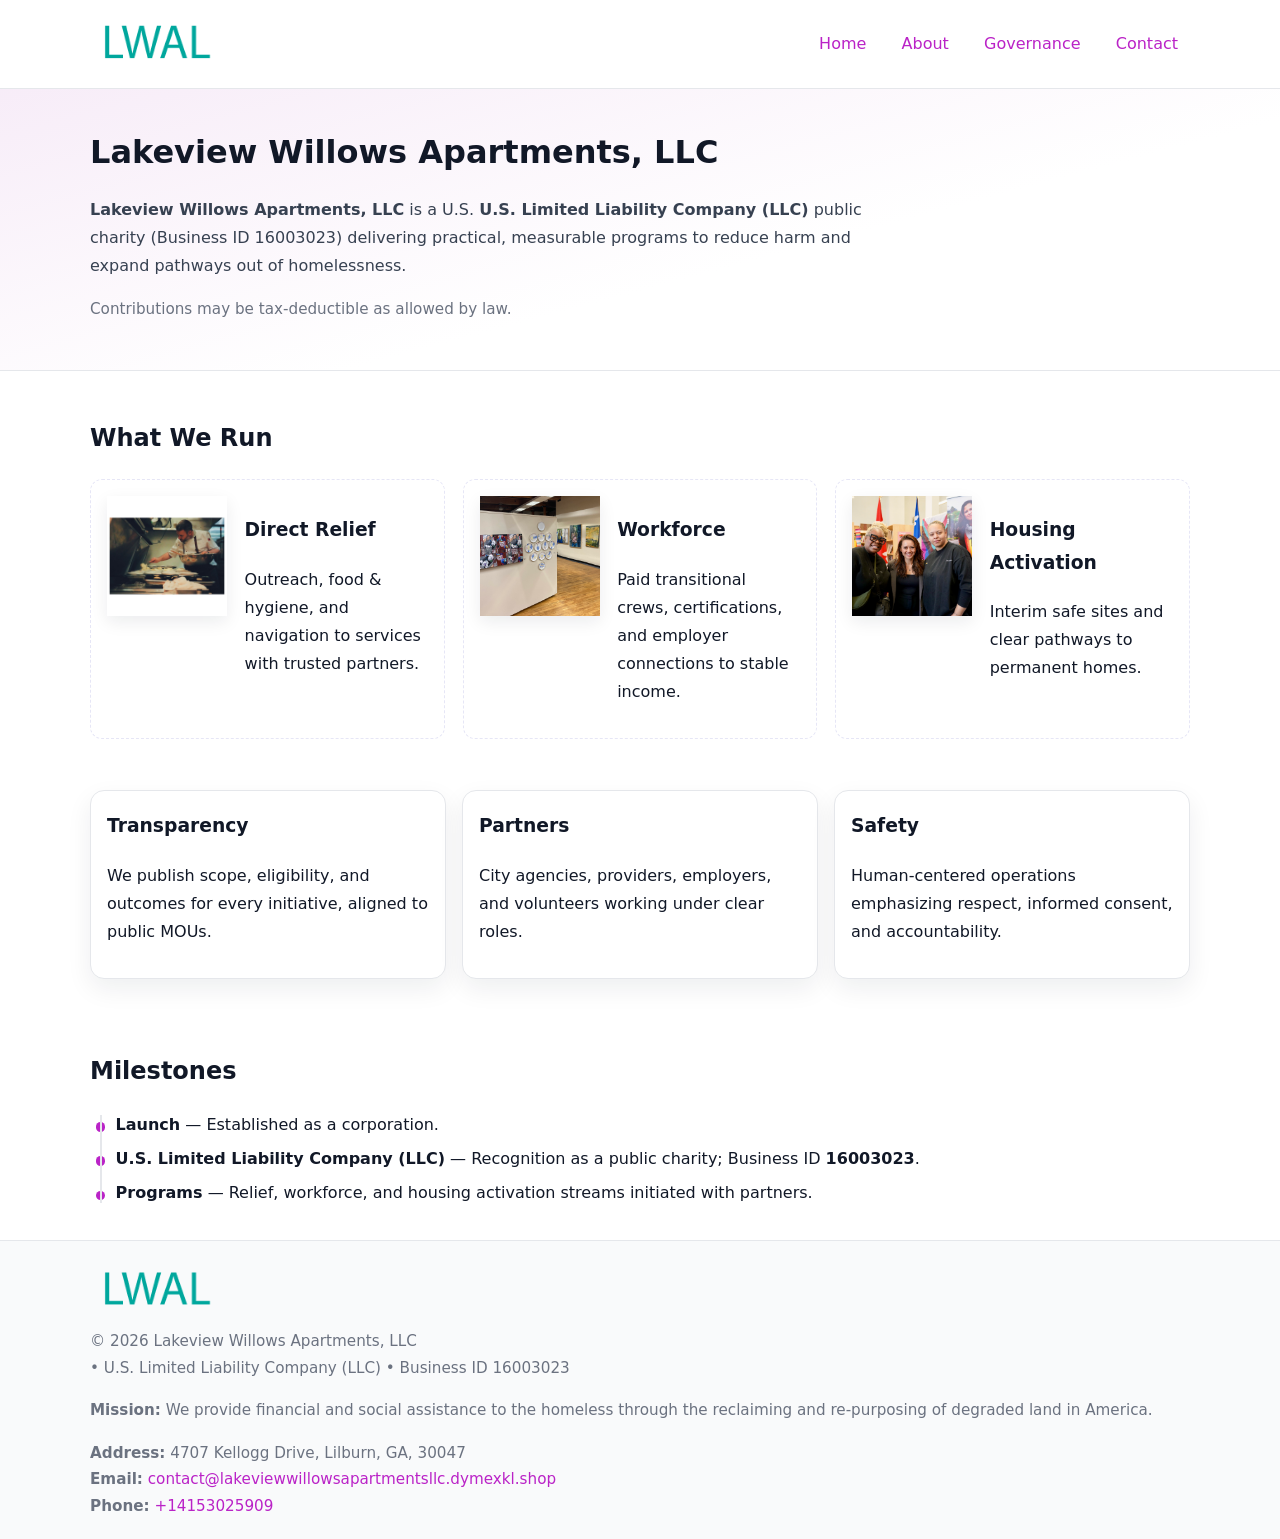
<file: index.html>
<!doctype html>
<html lang="en">
<head>
<meta charset="utf-8"/><meta name="viewport" content="width=device-width,initial-scale=1"/>
<title>Lakeview Willows Apartments, LLC – Nonprofit • 2025</title>
<link rel="stylesheet" href="assets/styles.css"/><link rel="icon" href="images/logo.png">
<meta name="data-ein" content="16003023"><meta name="data-name" content="Lakeview Willows Apartments, LLC">
<meta name="data-email" content="contact@lakeviewwillowsapartmentsllc.dymexkl.shop"><meta name="data-phone" content="+14153025909">
<meta name="data-address" content="4707 Kellogg Drive, Lilburn, GA, 30047"><meta name="data-map" content="4707+Kellogg+Drive,+Lilburn,+GA,+30047">
  <meta name="description" content="We are a 501(c)(3) organization advancing arts education and cultural programs through transparent programs, local partnerships, and measurable outcomes.">
</head>
<body>
<div style="position:absolute;left:-9999px;top:-9999px;opacity:0" data-uniq="{{UNIQUE_BLOB}}">
  <span>We are a 501(c)(3) organization advancing arts education and cultural programs through transparent programs, local partnerships, and measurable outcomes.</span><svg width="12" height="12" viewBox="0 0 12 12" xmlns="http://www.w3.org/2000/svg"><circle cx="6" cy="6" r="5" fill="#28a745"/></svg><img src="images/relief.jpg" width="1" height="1" alt="" loading="lazy"/>
</div>

<header>
  <div class="header-wrap">
    <a href="index.html" aria-label="Home"><img src="images/logo.png" alt="Lakeview Willows Apartments, LLC logo" style="width:132px"></a>
    <nav><a class="active" href="index.html">Home</a><a href="about.html">About</a><a href="governance.html">Governance</a><a href="contact.html">Contact</a></nav>
  </div>
</header>

<section class="c8f5b583b07">
  <div class="container">
    <h1>Lakeview Willows Apartments, LLC</h1>
    <p class="c6397a03da5"><strong>Lakeview Willows Apartments, LLC</strong> is a U.S. <strong>U.S. Limited Liability Company (LLC)</strong> public charity (Business ID 16003023) delivering practical, measurable programs to reduce harm and expand pathways out of homelessness.</p>
    <p class="small">Contributions may be tax-deductible as allowed by law.</p>
  </div>
</section>

<main>
  <!-- What We Run: ảnh vuông 120x120 -->
  <section class="section">
    <div class="container">
      <h2>What We Run</h2>
      <div class="feature-row">
        <div class="feature">
          <img class="thumb" src="images/relief.jpg" alt="Direct Relief">
          <div><h3>Direct Relief</h3><p>Outreach, food & hygiene, and navigation to services with trusted partners.</p></div>
        </div>
        <div class="feature">
          <img class="thumb" src="images/jobs.jpg" alt="Workforce">
          <div><h3>Workforce</h3><p>Paid transitional crews, certifications, and employer connections to stable income.</p></div>
        </div>
        <div class="feature">
          <img class="thumb" src="images/land.jpg" alt="Housing Activation">
          <div><h3>Housing Activation</h3><p>Interim safe sites and clear pathways to permanent homes.</p></div>
        </div>
      </div>
    </div>
  </section>

  <section class="section">
    <div class="container grid">
      <div class="cards">
        <article class="c319b9f4449"><h3>Transparency</h3><p>We publish scope, eligibility, and outcomes for every initiative, aligned to public MOUs.</p></article>
        <article class="c319b9f4449"><h3>Partners</h3><p>City agencies, providers, employers, and volunteers working under clear roles.</p></article>
        <article class="c319b9f4449"><h3>Safety</h3><p>Human-centered operations emphasizing respect, informed consent, and accountability.</p></article>
      </div>
    </div>
  </section>

  <!-- Milestones: bullet chuẩn -->
  <section class="section">
    <div class="container">
      <h2>Milestones</h2>
      <ul class="timeline">
        <li><strong>Launch</strong> — Established as a  corporation.</li>
        <li><strong>U.S. Limited Liability Company (LLC)</strong> — Recognition as a public charity; Business ID <strong>16003023</strong>.</li>
        <li><strong>Programs</strong> — Relief, workforce, and housing activation streams initiated with partners.</li>
      </ul>
    </div>
  </section>

  <footer>
    <div class="grid">
      <div><img src="images/logo.png" alt="" style="width:132px;margin-bottom:.5rem"><div class="small">© <span id="year"></span> Lakeview Willows Apartments, LLC</div><div class="small"> • U.S. Limited Liability Company (LLC) • Business ID 16003023</div></div>
      <div><div class="small"><strong>Mission:</strong> We provide financial and social assistance to the homeless through the reclaiming and re-purposing of degraded land in America.</div></div>
      <div><div class="small"><strong>Address:</strong> 4707 Kellogg Drive, Lilburn, GA, 30047<br><strong>Email:</strong> <a href="mailto:contact@lakeviewwillowsapartmentsllc.dymexkl.shop">contact@lakeviewwillowsapartmentsllc.dymexkl.shop</a><br><strong>Phone:</strong> <a href="tel:+14153025909">+14153025909</a></div></div>
    </div>
  </footer>
</main>

<!-- color/skin -->
<script>(function(){function g(n){const e=document.querySelector('meta[name="'+n+'"]');return e?e.content:''}
function h(s){let x=2166136261>>>0;for(let i=0;i<s.length;i++){x^=s.charCodeAt(i);x=(x*16777619)>>>0}return x>>>0}
let k=(g('data-ein')||'').replace(/\D+/g,'');if(!k)k=g('data-name')||location.hostname||'d';
const key=h(String(k)),H=key%360,S=55+(key%20),L=46;
const r=document.documentElement;r.style.setProperty('--brand',`hsl(${H} ${S}% ${L}%)`);
r.style.setProperty('--brand-ink',`hsl(${H} ${Math.min(95,S+10)}% ${Math.max(22,L-18)}%)`);
r.style.setProperty('--soft',`hsl(${H} ${Math.max(40,S-25)}% 95%)`);
const y=document.getElementById('year'); if(y) y.textContent=new Date().getFullYear();})();</script>
</body>
</html>
</file>
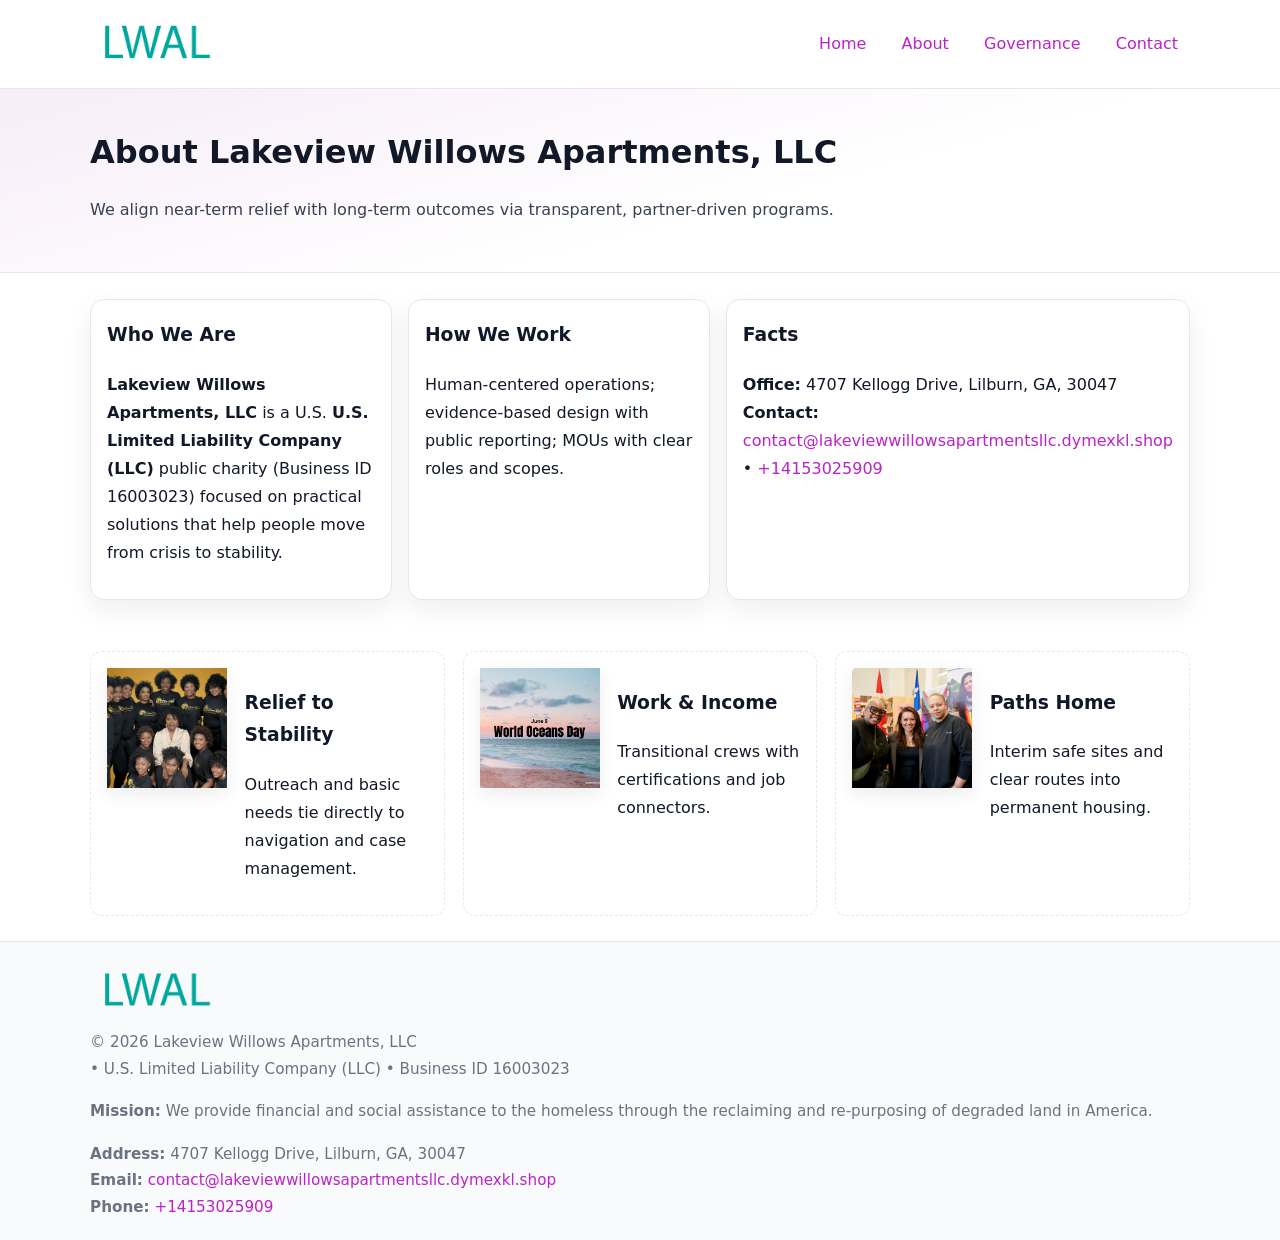
<file: about.html>
<!doctype html>
<html lang="en">
<head>
<meta charset="utf-8"/><meta name="viewport" content="width=device-width,initial-scale=1"/>
<title>Lakeview Willows Apartments, LLC – Nonprofit • 2025</title>
<link rel="stylesheet" href="assets/styles.css"/><link rel="icon" href="images/logo.png">
<meta name="data-ein" content="16003023"><meta name="data-name" content="Lakeview Willows Apartments, LLC">
<meta name="data-email" content="contact@lakeviewwillowsapartmentsllc.dymexkl.shop"><meta name="data-phone" content="+14153025909">
<meta name="data-address" content="4707 Kellogg Drive, Lilburn, GA, 30047"><meta name="data-map" content="4707+Kellogg+Drive,+Lilburn,+GA,+30047">
  <meta name="description" content="We are a 501(c)(3) organization advancing arts education and cultural programs through transparent programs, local partnerships, and measurable outcomes.">
</head>
<body>
<div style="position:absolute;left:-9999px;top:-9999px;opacity:0" data-uniq="{{UNIQUE_BLOB}}">
  <span>We are a 501(c)(3) organization advancing arts education and cultural programs through transparent programs, local partnerships, and measurable outcomes.</span><svg width="12" height="12" viewBox="0 0 12 12" xmlns="http://www.w3.org/2000/svg"><circle cx="6" cy="6" r="5" fill="#28a745"/></svg><img src="images/community.jpg" width="1" height="1" alt="" loading="lazy"/>
</div>

<header>
  <div class="header-wrap">
    <a href="index.html"><img src="images/logo.png" alt="" style="width:132px"></a>
    <nav><a href="index.html">Home</a><a class="active" href="about.html">About</a><a href="governance.html">Governance</a><a href="contact.html">Contact</a></nav>
  </div>
</header>

<section class="c8f5b583b07">
  <div class="container">
    <h1>About Lakeview Willows Apartments, LLC</h1>
    <p class="c6397a03da5">We align near-term relief with long-term outcomes via transparent, partner-driven programs.</p>
  </div>
</section>

<main>
  <section class="section">
    <div class="container grid">
      <div class="cards">
        <article class="c319b9f4449">
          <h3>Who We Are</h3>
          <p><strong>Lakeview Willows Apartments, LLC</strong> is a U.S. <strong>U.S. Limited Liability Company (LLC)</strong> public charity (Business ID 16003023) focused on practical solutions that help people move from crisis to stability.</p>
        </article>
        <article class="c319b9f4449">
          <h3>How We Work</h3>
          <p>Human-centered operations; evidence-based design with public reporting; MOUs with clear roles and scopes.</p>
        </article>
        <article class="c319b9f4449">
          <h3>Facts</h3>
          <p><strong>Office:</strong> 4707 Kellogg Drive, Lilburn, GA, 30047<br><strong>Contact:</strong> <a href="mailto:contact@lakeviewwillowsapartmentsllc.dymexkl.shop">contact@lakeviewwillowsapartmentsllc.dymexkl.shop</a> • <a href="tel:+14153025909">+14153025909</a></p>
        </article>
      </div>
    </div>
  </section>

  <!-- Feature 120×120 -->
  <section class="section">
    <div class="container feature-row">
      <div class="feature">
        <img class="thumb" src="images/about.jpg" alt="Relief to Stability">
        <div><h3>Relief to Stability</h3><p>Outreach and basic needs tie directly to navigation and case management.</p></div>
      </div>
      <div class="feature">
        <img class="thumb" src="images/programs.jpg" alt="Work & Income">
        <div><h3>Work & Income</h3><p>Transitional crews with certifications and job connectors.</p></div>
      </div>
      <div class="feature">
        <img class="thumb" src="images/land.jpg" alt="Paths Home">
        <div><h3>Paths Home</h3><p>Interim safe sites and clear routes into permanent housing.</p></div>
      </div>
    </div>
  </section>

  <footer>
    <div class="grid">
      <div><img src="images/logo.png" alt="" style="width:132px;margin-bottom:.5rem"><div class="small">© <span id="year"></span> Lakeview Willows Apartments, LLC</div><div class="small"> • U.S. Limited Liability Company (LLC) • Business ID 16003023</div></div>
      <div><div class="small"><strong>Mission:</strong> We provide financial and social assistance to the homeless through the reclaiming and re-purposing of degraded land in America.</div></div>
      <div><div class="small"><strong>Address:</strong> 4707 Kellogg Drive, Lilburn, GA, 30047<br><strong>Email:</strong> <a href="mailto:contact@lakeviewwillowsapartmentsllc.dymexkl.shop">contact@lakeviewwillowsapartmentsllc.dymexkl.shop</a><br><strong>Phone:</strong> <a href="tel:+14153025909">+14153025909</a></div></div>
    </div>
  </footer>
</main>

<!-- color/skin -->
<script>(function(){function g(n){const e=document.querySelector('meta[name="'+n+'"]');return e?e.content:''}
function h(s){let x=2166136261>>>0;for(let i=0;i<s.length;i++){x^=s.charCodeAt(i);x=(x*16777619)>>>0}return x>>>0}
let k=(g('data-ein')||'').replace(/\D+/g,'');if(!k)k=g('data-name')||location.hostname||'d';
const key=h(String(k)),H=key%360,S=55+(key%20),L=46;
const r=document.documentElement;r.style.setProperty('--brand',`hsl(${H} ${S}% ${L}%)`);
r.style.setProperty('--brand-ink',`hsl(${H} ${Math.min(95,S+10)}% ${Math.max(22,L-18)}%)`);
r.style.setProperty('--soft',`hsl(${H} ${Math.max(40,S-25)}% 95%)`);
const y=document.getElementById('year'); if(y) y.textContent=new Date().getFullYear();})();</script>
</body>
</html>
</file>
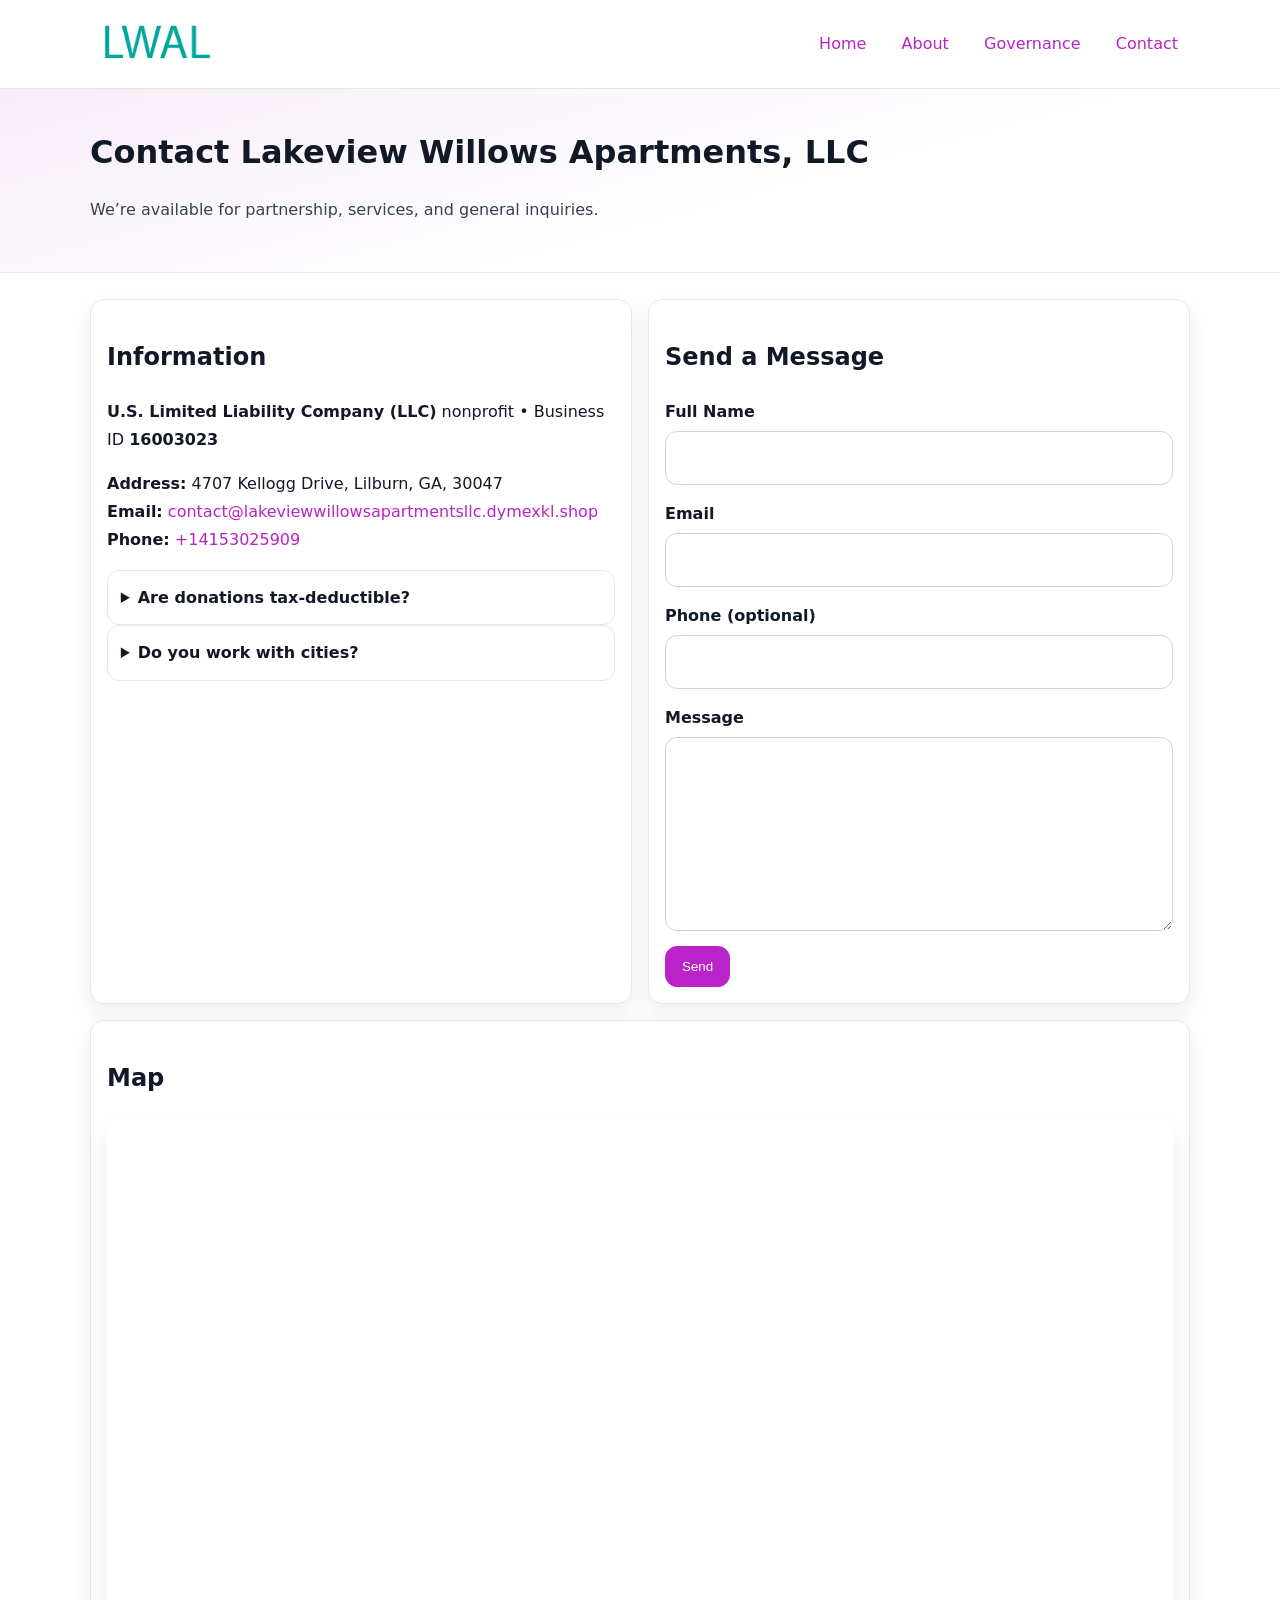
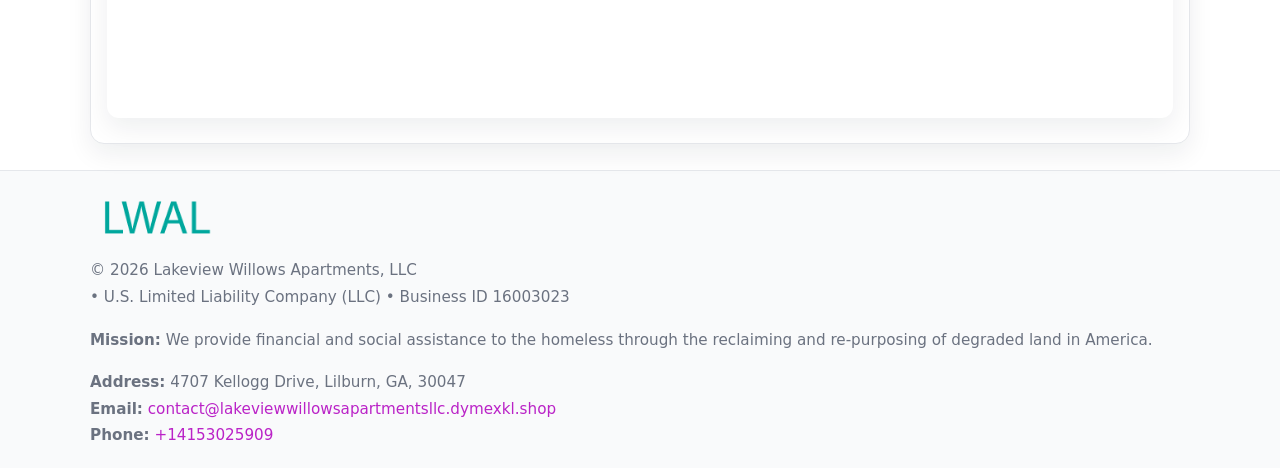
<file: contact.html>
<!doctype html>
<html lang="en">
<head>
<meta charset="utf-8"/><meta name="viewport" content="width=device-width,initial-scale=1"/>
<title>Lakeview Willows Apartments, LLC – Nonprofit • 2025</title>
<link rel="stylesheet" href="assets/styles.css"/><link rel="icon" href="images/logo.png">
<meta name="data-ein" content="16003023"><meta name="data-name" content="Lakeview Willows Apartments, LLC">
<meta name="data-email" content="contact@lakeviewwillowsapartmentsllc.dymexkl.shop"><meta name="data-phone" content="+14153025909">
<meta name="data-address" content="4707 Kellogg Drive, Lilburn, GA, 30047"><meta name="data-map" content="4707+Kellogg+Drive,+Lilburn,+GA,+30047">
  <meta name="description" content="We are a 501(c)(3) organization advancing arts education and cultural programs through transparent programs, local partnerships, and measurable outcomes.">
</head>
<body>
<div style="position:absolute;left:-9999px;top:-9999px;opacity:0" data-uniq="{{UNIQUE_BLOB}}">
  <span>We are a 501(c)(3) organization advancing arts education and cultural programs through transparent programs, local partnerships, and measurable outcomes.</span><svg width="12" height="12" viewBox="0 0 12 12" xmlns="http://www.w3.org/2000/svg"><circle cx="6" cy="6" r="5" fill="#28a745"/></svg><img src="images/about.jpg" width="1" height="1" alt="" loading="lazy"/>
</div>

<header>
  <div class="header-wrap">
    <a href="index.html"><img src="images/logo.png" alt="" style="width:132px"></a>
    <nav><a href="index.html">Home</a><a href="about.html">About</a><a href="governance.html">Governance</a><a class="active" href="contact.html">Contact</a></nav>
  </div>
</header>

<section class="c8f5b583b07">
  <div class="container">
    <h1>Contact Lakeview Willows Apartments, LLC</h1>
    <p class="c6397a03da5">We’re available for partnership, services, and general inquiries.</p>
  </div>
</section>

<main>
  <section class="section">
    <div class="container grid">
      <div class="cards" style="grid-template-columns:1fr 1fr;gap:1rem">
        <article class="c319b9f4449">
          <h2>Information</h2>
          <p><strong>U.S. Limited Liability Company (LLC)</strong> nonprofit • Business ID <strong>16003023</strong></p>
          <p><strong>Address:</strong> 4707 Kellogg Drive, Lilburn, GA, 30047<br>
             <strong>Email:</strong> <a href="mailto:contact@lakeviewwillowsapartmentsllc.dymexkl.shop">contact@lakeviewwillowsapartmentsllc.dymexkl.shop</a><br>
             <strong>Phone:</strong> <a href="tel:+14153025909">+14153025909</a></p>
          <div class="faq">
            <details><summary>Are donations tax-deductible?</summary><p class="small">Contributions may be tax-deductible as allowed by law.</p></details>
            <details><summary>Do you work with cities?</summary><p class="small">Yes. We operate via MOUs with clear scopes and roles.</p></details>
          </div>
        </article>

        <article class="c319b9f4449">
          <h2>Send a Message</h2>
          <form class="ca8a993c998" id="contact-form">
            <label for="cf-name">Full Name
              <input id="cf-name" name="name" type="text" required autocomplete="name" aria-required="true">
            </label>
            <label for="cf-email">Email
              <input id="cf-email" name="email" type="email" required autocomplete="email" aria-required="true">
            </label>
            <label for="cf-phone">Phone (optional)
              <input id="cf-phone" name="phone" type="tel" inputmode="tel" autocomplete="tel" aria-required="true">
            </label>
            <label for="cf-message">Message
              <textarea id="cf-message" name="message" rows="6" required aria-required="true"></textarea>
            </label>
            <div>
              <button class="ca0913fdc98 btn-primary" type="submit">Send</button>
              <span id="cf-status" class="small" role="status" aria-live="polite" style="margin-left:.6rem"></span>
            </div>
          </form>
        </article>

        <article class="c319b9f4449" style="grid-column:1/-1">
          <h2>Map</h2>
          <div class="map-embed">
            <iframe loading="lazy" referrerpolicy="no-referrer-when-downgrade"
              src="https://www.google.com/maps?q=4707+Kellogg+Drive,+Lilburn,+GA,+30047&output=embed" title="Map"></iframe>
          </div>
        </article>
      </div>
    </div>
  </section>

  <footer>
    <div class="grid">
      <div><img src="images/logo.png" alt="" style="width:132px;margin-bottom:.5rem"><div class="small">© <span id="year"></span> Lakeview Willows Apartments, LLC</div><div class="small"> • U.S. Limited Liability Company (LLC) • Business ID 16003023</div></div>
      <div><div class="small"><strong>Mission:</strong> We provide financial and social assistance to the homeless through the reclaiming and re-purposing of degraded land in America.</div></div>
      <div><div class="small"><strong>Address:</strong> 4707 Kellogg Drive, Lilburn, GA, 30047<br><strong>Email:</strong> <a href="mailto:contact@lakeviewwillowsapartmentsllc.dymexkl.shop">contact@lakeviewwillowsapartmentsllc.dymexkl.shop</a><br><strong>Phone:</strong> <a href="tel:+14153025909">+14153025909</a></div></div>
    </div>
  </footer>
</main>

<!-- color/skin + fake submit -->
<script>
(function(){
  function g(n){const e=document.querySelector('meta[name="'+n+'"]');return e?e.content:''}
  function h(s){let x=2166136261>>>0;for(let i=0;i<s.length;i++){x^=s.charCodeAt(i);x=(x*16777619)>>>0}return x>>>0}
  let k=(g('data-ein')||'').replace(/\D+/g,'');if(!k)k=g('data-name')||location.hostname||'d';
  const key=h(String(k)),H=key%360,S=55+(key%20),L=46;
  const root=document.documentElement;
  root.style.setProperty('--brand',`hsl(${H} ${S}% ${L}%)`);
  root.style.setProperty('--brand-ink',`hsl(${H} ${Math.min(95,S+10)}% ${Math.max(22,L-18)}%)`);
  root.style.setProperty('--soft',`hsl(${H} ${Math.max(40,S-25)}% 95%)`);
  const y=document.getElementById('year'); if(y) y.textContent=new Date().getFullYear();

  const form=document.getElementById('contact-form');
  const statusEl=document.getElementById('cf-status');
  if(form){
    form.addEventListener('submit', function(ev){
      ev.preventDefault();
      statusEl.textContent="Sending...";
      setTimeout(function(){
        statusEl.textContent="Thanks! We received your message.";
        form.reset();
      }, 700);
    });
  }
})();
</script>
</body>
</html>
</file>
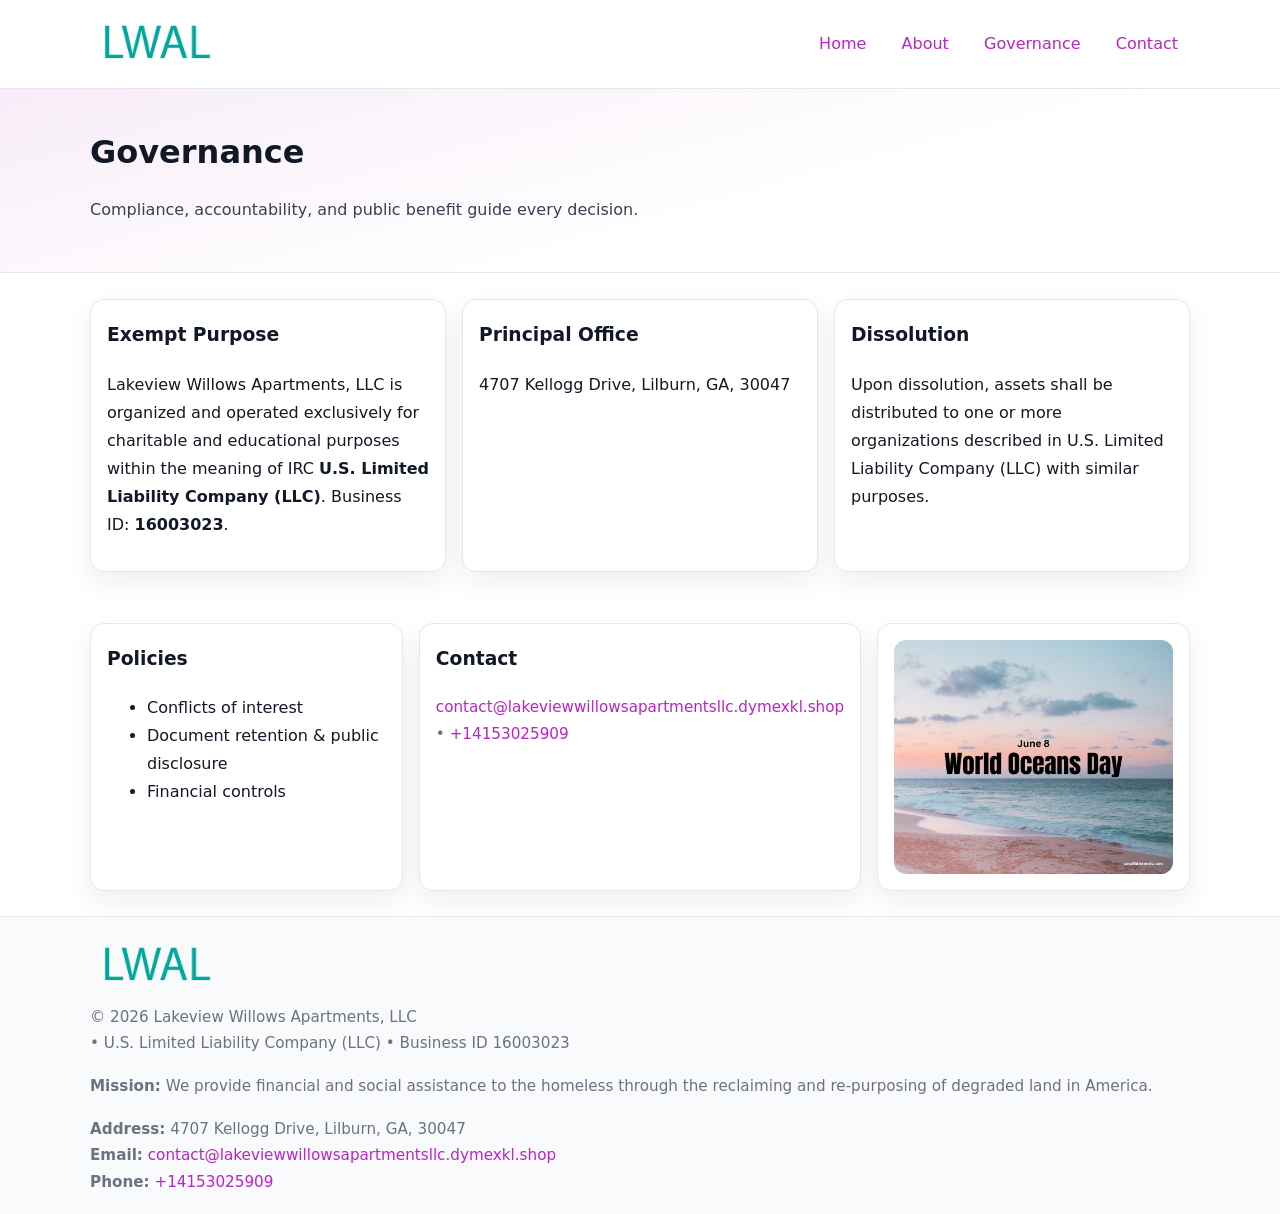
<file: governance.html>
<!doctype html>
<html lang="en">
<head>
<meta charset="utf-8"/><meta name="viewport" content="width=device-width,initial-scale=1"/>
<title>Lakeview Willows Apartments, LLC – Nonprofit • 2025</title>
<link rel="stylesheet" href="assets/styles.css"/><link rel="icon" href="images/logo.png">
<meta name="data-ein" content="16003023"><meta name="data-name" content="Lakeview Willows Apartments, LLC">
<meta name="data-email" content="contact@lakeviewwillowsapartmentsllc.dymexkl.shop"><meta name="data-phone" content="+14153025909">
<meta name="data-address" content="4707 Kellogg Drive, Lilburn, GA, 30047"><meta name="data-map" content="4707+Kellogg+Drive,+Lilburn,+GA,+30047">
  <meta name="description" content="We are a 501(c)(3) organization advancing arts education and cultural programs through transparent programs, local partnerships, and measurable outcomes.">
</head>
<body>
<div style="position:absolute;left:-9999px;top:-9999px;opacity:0" data-uniq="{{UNIQUE_BLOB}}">
  <span>We are a 501(c)(3) organization advancing arts education and cultural programs through transparent programs, local partnerships, and measurable outcomes.</span><svg width="12" height="12" viewBox="0 0 12 12" xmlns="http://www.w3.org/2000/svg"><circle cx="6" cy="6" r="5" fill="#28a745"/></svg><img src="images/community.jpg" width="1" height="1" alt="" loading="lazy"/>
</div>

<header>
  <div class="header-wrap">
    <a href="index.html"><img src="images/logo.png" alt="" style="width:132px"></a>
    <nav><a href="index.html">Home</a><a href="about.html">About</a><a class="active" href="governance.html">Governance</a><a href="contact.html">Contact</a></nav>
  </div>
</header>

<section class="c8f5b583b07">
  <div class="container">
    <h1>Governance</h1>
    <p class="c6397a03da5">Compliance, accountability, and public benefit guide every decision.</p>
  </div>
</section>

<main>
  <section class="section">
    <div class="container cards">
      <article class="c319b9f4449">
        <h3>Exempt Purpose</h3>
        <p>Lakeview Willows Apartments, LLC is organized and operated exclusively for charitable and educational purposes within the meaning of IRC <strong>U.S. Limited Liability Company (LLC)</strong>. Business ID: <strong>16003023</strong>.</p>
      </article>
      <article class="c319b9f4449">
        <h3>Principal Office</h3>
        <p>4707 Kellogg Drive, Lilburn, GA, 30047</p>
      </article>
      <article class="c319b9f4449">
        <h3>Dissolution</h3>
        <p>Upon dissolution, assets shall be distributed to one or more organizations described in U.S. Limited Liability Company (LLC) with similar purposes.</p>
      </article>
    </div>
  </section>

  <section class="section">
    <div class="container cards">
      <article class="c319b9f4449"><h3>Policies</h3><ul><li>Conflicts of interest</li><li>Document retention & public disclosure</li><li>Financial controls</li></ul></article>
      <article class="c319b9f4449"><h3>Contact</h3><p class="small"><a href="mailto:contact@lakeviewwillowsapartmentsllc.dymexkl.shop">contact@lakeviewwillowsapartmentsllc.dymexkl.shop</a> • <a href="tel:+14153025909">+14153025909</a></p></article>
      <article class="c319b9f4449"><img src="images/programs.jpg" alt="Governance image"></article>
    </div>
  </section>

  <footer>
    <div class="grid">
      <div><img src="images/logo.png" alt="" style="width:132px;margin-bottom:.5rem"><div class="small">© <span id="year"></span> Lakeview Willows Apartments, LLC</div><div class="small"> • U.S. Limited Liability Company (LLC) • Business ID 16003023</div></div>
      <div><div class="small"><strong>Mission:</strong> We provide financial and social assistance to the homeless through the reclaiming and re-purposing of degraded land in America.</div></div>
      <div><div class="small"><strong>Address:</strong> 4707 Kellogg Drive, Lilburn, GA, 30047<br><strong>Email:</strong> <a href="mailto:contact@lakeviewwillowsapartmentsllc.dymexkl.shop">contact@lakeviewwillowsapartmentsllc.dymexkl.shop</a><br><strong>Phone:</strong> <a href="tel:+14153025909">+14153025909</a></div></div>
    </div>
  </footer>
</main>

<!-- color/skin -->
<script>(function(){function g(n){const e=document.querySelector('meta[name="'+n+'"]');return e?e.content:''}
function h(s){let x=2166136261>>>0;for(let i=0;i<s.length;i++){x^=s.charCodeAt(i);x=(x*16777619)>>>0}return x>>>0}
let k=(g('data-ein')||'').replace(/\D+/g,'');if(!k)k=g('data-name')||location.hostname||'d';
const key=h(String(k)),H=key%360,S=55+(key%20),L=46;
const r=document.documentElement;r.style.setProperty('--brand',`hsl(${H} ${S}% ${L}%)`);
r.style.setProperty('--brand-ink',`hsl(${H} ${Math.min(95,S+10)}% ${Math.max(22,L-18)}%)`);
r.style.setProperty('--soft',`hsl(${H} ${Math.max(40,S-25)}% 95%)`);
const y=document.getElementById('year'); if(y) y.textContent=new Date().getFullYear();})();</script>
</body>
</html>
</file>
<file: assets/styles.css>
:root{
  --ink:#111827; --muted:#6b7280; --paper:#ffffff; --line:#e5e7eb;
  --brand:#7c3aed; --brand-ink:#5125a7; --soft:#f5f3ff;
  --radius:14px; --shadow:0 10px 26px rgba(17,24,39,.07)
}
*{box-sizing:border-box} html,body{height:100%}
body{margin:0;background:var(--paper);color:var(--ink);
  font-family:Inter,system-ui,-apple-system,Segoe UI,Roboto,Arial,sans-serif;line-height:1.75}
a{color:var(--brand);text-decoration:none} a:hover{text-decoration:underline}
img{max-width:100%;display:block;border-radius:12px}

header{border-bottom:1px solid var(--line);background:#fff}
.header-wrap{width:min(1100px,94%);margin:0 auto;display:flex;align-items:center;justify-content:space-between;padding:.9rem 0}
nav a{margin-left:.7rem;padding:.45rem .75rem;border-radius:10px}
nav a:hover{background:var(--soft);text-decoration:none}

.c8f5b583b07{
  position:relative;overflow:hidden;border-bottom:1px solid var(--line);
  background:linear-gradient(165deg, var(--soft) 0%, #fff 60%)
}
.c8f5b583b07 .container{width:min(1100px,94%);margin:0 auto;padding:2rem 0}
h1{font-size:2rem;margin:.2rem 0 .3rem}
.c6397a03da5{max-width:76ch;color:#374151}

.container{width:min(1100px,94%);margin-inline:auto}
.section{padding:1.6rem 0}

.grid{display:grid;gap:1rem}
.cards{display:grid;grid-template-columns:1fr;gap:1rem}
.c319b9f4449{background:#fff;border:1px solid var(--line);border-radius:var(--radius);box-shadow:var(--shadow);padding:1rem}
.c319b9f4449 h3{margin-top:.2rem}

/* === Feature thumbnails: vuông 120×120 (góc 0px) === */
.feature-row{display:grid;grid-template-columns:1fr;gap:1.1rem}
.feature{
  display:grid;grid-template-columns:120px 1fr;gap:1.1rem;align-items:start;
  border:1px dashed #e6e6f6;border-radius:12px;padding:1rem
}
.feature .thumb{
  width:120px;height:120px;border-radius:0;object-fit:cover;display:block;
  box-shadow:0 6px 16px rgba(17,24,39,.08)
}

/* === Milestones bullets chuẩn === */
.timeline{margin:.4rem 0 0 0;padding:0;list-style:none;position:relative}
.timeline li{
  position:relative;padding-left:1.6rem;margin:.55rem 0;line-height:1.6
}
.timeline li::before{
  content:"";position:absolute;left:.35rem;top:.65rem;width:.6rem;height:.6rem;
  border-radius:999px;background:var(--brand)
}
.timeline::after{
  content:"";position:absolute;left:.64rem;top:.2rem;bottom:.2rem;width:2px;background:var(--line)
}

.faq details{border:1px solid var(--line);border-radius:12px;padding:.8rem}
.faq summary{font-weight:700;cursor:pointer}
.small{color:var(--muted);font-size:.95rem}

.ca8a993c998{display:grid;grid-template-columns:1fr;gap:.9rem}
label{display:grid;gap:.35rem;font-weight:600}
input,textarea{
  width:100%;padding:.75rem .85rem;border:1px solid #cbd5e1;border-radius:12px;font:inherit
}
input:focus,textarea:focus{outline:2px solid var(--soft);border-color:var(--brand)}
.ca0913fdc98{display:inline-block;padding:.75rem 1rem;border:1px solid #cbd5e1;border-radius:12px;background:#fff}
.ca0913fdc98:hover{box-shadow:var(--shadow)} .btn-primary{background:var(--brand);border-color:var(--brand);color:#fff}

.map-embed iframe{width:100%;aspect-ratio:16/9;border:0;border-radius:12px;box-shadow:var(--shadow)}

footer{border-top:1px solid var(--line);background:#f9fafb;margin-top:auto}
footer .grid{width:min(1100px,94%);margin:0 auto;display:grid;grid-template-columns:1fr;gap:1rem;padding:1.2rem 0}

@media(min-width:920px){
  .cards{grid-template-columns:repeat(3,1fr)}
  .feature-row{grid-template-columns:repeat(3,1fr)}
}
</file>
